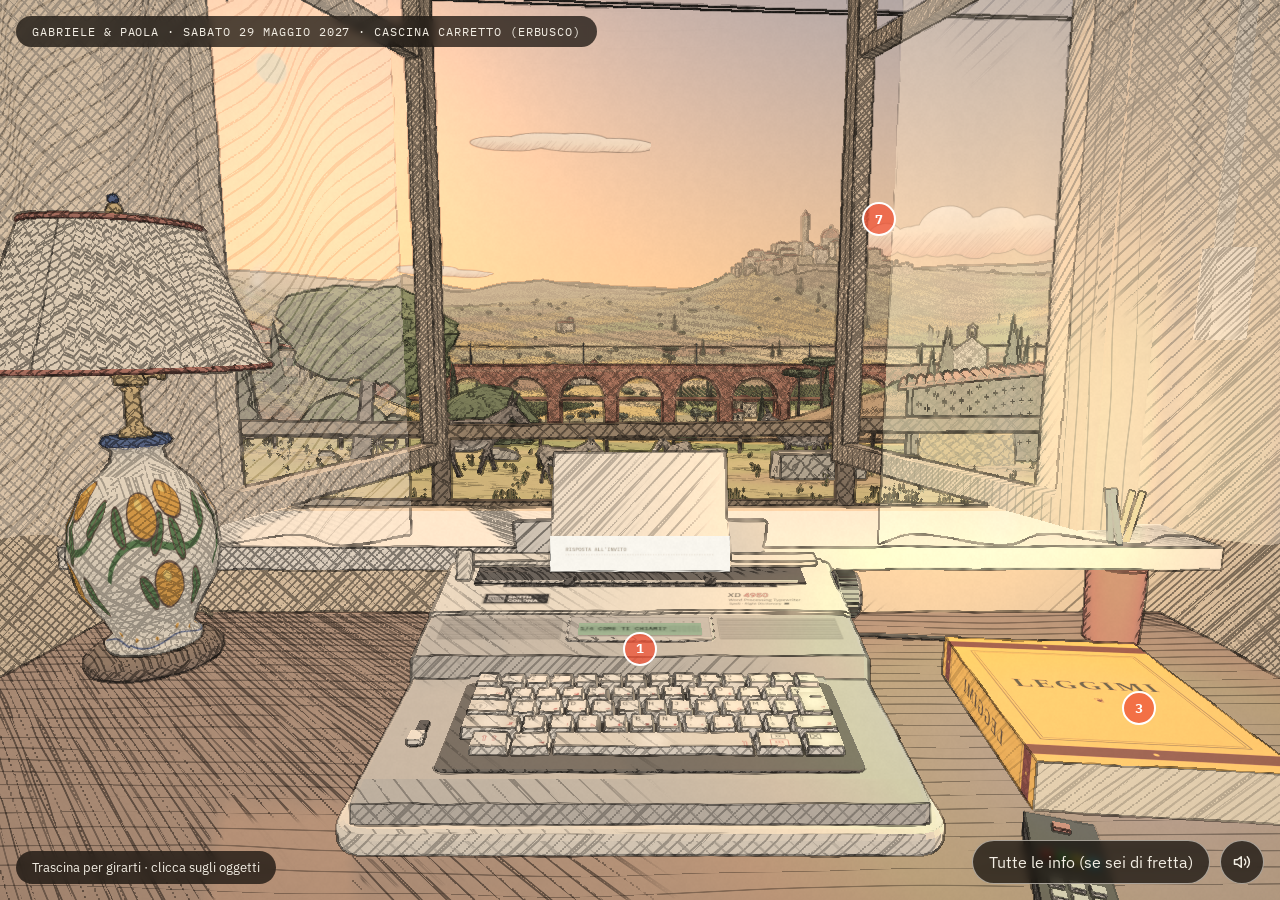
<file: index.html>
<!doctype html>
<html lang="it">
<head>
<meta charset="utf-8">
<meta name="viewport" content="width=device-width,initial-scale=1,viewport-fit=cover">
<title>Gabriele &amp; Paola</title>
<meta name="description" content="Gabriele &amp; Paola si sposano sabato 29 maggio 2027 alla Cascina Carretto, Erbusco.">
<link rel="icon" href="favicon.ico" sizes="48x48">
<link rel="icon" href="favicon.svg" type="image/svg+xml">
<link rel="icon" href="assets/icons/favicon-32.png" type="image/png" sizes="32x32">
<link rel="icon" href="assets/icons/favicon-16.png" type="image/png" sizes="16x16">
<link rel="apple-touch-icon" href="assets/icons/apple-touch-icon.png">
<link rel="preconnect" href="https://fonts.googleapis.com">
<link rel="preconnect" href="https://fonts.gstatic.com" crossorigin>
<link rel="stylesheet" href="https://fonts.googleapis.com/css2?family=Archivo+Black&family=Archivo+Narrow:ital,wght@0,400;0,600;0,700;1,400;1,700&family=Bricolage+Grotesque:opsz,wght@12..96,600..800&family=Caveat:wght@500;700&family=Courier+Prime&family=IBM+Plex+Mono:wght@400;500;700&family=IBM+Plex+Sans:wght@400;500;600&display=swap">
<link rel="stylesheet" href="src/style.css">
</head>
<body>
<canvas id="scene" aria-label="Uno studio italiano degli anni '90 al tramonto, disegnato a penna. Trascina per girarti."></canvas>

<div id="hud">
  <div id="title" class="pill"></div>
  <div id="hotspots"></div>
  <div id="hint" class="pill">Trascina per girarti · clicca sugli oggetti</div>
  <div id="corner">
    <a id="facts" class="pill btn" href="facts.html">Tutte le info (se sei di fretta)</a>
    <button id="audio" class="pill btn round" aria-label="Audio acceso" aria-pressed="true">
      <svg width="18" height="18" viewBox="0 0 24 24" aria-hidden="true" fill="none" stroke="currentColor" stroke-width="2" stroke-linecap="round" stroke-linejoin="round"><polygon points="11 5 6 9 2 9 2 15 6 15 11 19 11 5"></polygon><path class="wave" d="M15.5 8.5a5 5 0 0 1 0 7"></path><path class="wave" d="M19 5a10 10 0 0 1 0 14"></path></svg>
    </button>
  </div>
  <button id="back" class="pill btn" hidden>← Torna alla stanza</button>
  <div id="help" class="pill" hidden></div>
</div>

<div id="remote" hidden aria-label="Telecomando">
  <div class="disp-row"><button type="button" data-sub="-1" aria-label="Sottopagina precedente">◀</button><div id="remote-display">P100</div><button type="button" data-sub="1" aria-label="Sottopagina successiva">▶</button><button type="button" class="size-key" aria-pressed="false" aria-label="Testo grande">A+</button><button type="button" class="pad-toggle" aria-expanded="false" aria-controls="remote-digits" aria-label="Tastierino numerico">123</button><button type="button" class="power-key" aria-label="Spegni il televisore e torna alla stanza" title="Spegni"><svg viewBox="0 0 24 24" aria-hidden="true"><path d="M12 3v8M7.05 6.4a7.5 7.5 0 1 0 9.9 0"/></svg></button></div>
  <div class="digits" id="remote-digits"></div>
  <div class="fastext"></div>
  <div class="av-keys" hidden><button data-av="-1" aria-label="Su">▲</button><button data-av="1" aria-label="Giù">▼</button><button type="button" class="game-key">TV</button></div>
</div>

<div id="overlay" hidden role="dialog" aria-modal="true">
  <div id="overlay-card"></div>
  <button id="overlay-close" class="pill btn round" aria-label="Chiudi">✕</button>
</div>

<input id="typer" autocomplete="off" autocapitalize="characters" spellcheck="false" aria-label="Tastiera della macchina da scrivere">

<div id="loading"><span>Sto disegnando la stanza…</span><div class="boot-bar" role="progressbar" aria-label="La stanza si sta disegnando" aria-valuemin="0" aria-valuemax="100" aria-valuenow="0"><i></i></div></div>
<script>
  // The progress bar under the loading line. window.bootProgress(p, next, ms) is called by main.js as
  // the room gets built: p is how far it has got (0…1); next and ms say where the step starting now
  // will end and about how long it should take on this device, and the bar creeps towards it on its own
  // (a transform animation, which the browser runs even while that step keeps the page busy). It never
  // goes back. Before main.js runs, the bar follows the scripts coming down.
  (function () {
    var l = document.getElementById('loading'), bar = l.querySelector('.boot-bar'), cover = bar.firstChild;
    var at = 0, anim = null, started = false;
    var now = function () { // where the bar is right now, mid-animation included
      var m = getComputedStyle(cover).transform, w = bar.clientWidth;
      if (!w || !m || m === 'none') return at;
      var px = new DOMMatrix(m).m41; return Math.max(at, Math.min(1, px / w));
    };
    var move = function (p, next, ms) {
      p = Math.max(now(), Math.min(1, p));
      if (anim) anim.cancel();
      cover.style.transform = 'translateX(' + p * 100 + '%)'; at = p;
      bar.setAttribute('aria-valuenow', Math.round(p * 100));
      if (next > p && ms > 0 && cover.animate) {
        // ease out towards nine tenths of the way, so a slow step looks slow but never looks finished
        var to = p + (next - p) * 0.9;
        anim = cover.animate([{ transform: 'translateX(' + p * 100 + '%)' }, { transform: 'translateX(' + to * 100 + '%)' }],
          { duration: ms * 1.6, easing: 'cubic-bezier(0.2, 0.7, 0.4, 1)', fill: 'forwards' });
      }
    };
    window.bootProgress = function (p, next, ms) {
      started = true; try { move(p, next, ms); } catch (e) {} // a bar that can't draw must never stop the room
      // let the page paint the bar (and hand the animation over) before the next step takes the page;
      // in a tab opened in the background nothing is painted, so carry straight on there
      return new Promise(function (r) {
        var go = function () { if (r) { var f = r; r = null; setTimeout(f, 0); } };
        if (document.hidden) { var c = new MessageChannel(); c.port1.onmessage = function () { var f = r; r = null; f && f(); }; c.port2.postMessage(0); }
        else { requestAnimationFrame(go); setTimeout(go, 120); }
      });
    };
    // the scripts: about 1.5 MB of them (three.js, the room, the books), the first 15% of the bar
    var SCRIPTS = 1.5e6, got = 0, DL = 0.15;
    try {
      move(0, DL * 0.5, 2500);
      new PerformanceObserver(function (list) {
        if (started) return;
        list.getEntries().forEach(function (e) { if (/\.js(\?|$)/.test(e.name)) got += e.decodedBodySize || 0; });
        try { move(DL * Math.min(1, got / SCRIPTS), DL, 1500); } catch (e) {}
      }).observe({ type: 'resource', buffered: true });
    } catch (e) {}
  })();
</script>
<script>
  // If the room can't be drawn, say so on the loading screen, in words a guest can act on, with a way
  // through (try again, or the plain facts page) instead of waiting there for ever. The technical reason
  // goes underneath in small type, for whoever is asked to fix it.
  (function () {
    var failed = false;
    var box = function (lead, advice, why) {
      var l = document.getElementById('loading');
      if (!l || l.classList.contains('gone')) return null;
      l.innerHTML = '<div class="boot-msg" role="alert"><p class="lead"></p><p class="advice"></p>' +
        '<p class="acts"><button type="button" class="pill btn" data-reload>Riprova</button> <a class="pill btn" href="facts.html">Tutte le info (se sei di fretta)</a></p><p class="why"></p></div>';
      l.querySelector('.lead').textContent = lead;
      l.querySelector('.advice').textContent = advice;
      l.querySelector('.why').textContent = why || '';
      l.querySelector('[data-reload]').onclick = function () { location.reload(); };
      return l;
    };
    // on the claude.ai preview, also note what went wrong in the page's database, so it can be fixed
    // without anyone having to copy the message out by hand
    var report = function (m, stack) {
      try {
        if (!window.claude || !window.claude.use) return;
        window.claude.use('db').then(function (db) {
          if (!db) return;
          var gl2 = false; try { gl2 = !!document.createElement('canvas').getContext('webgl2'); } catch (e) {}
          return db.collection('boot-errors').add({ at: new Date().toISOString(), message: String(m).slice(0, 500), stack: String(stack || '').slice(0, 2000),
            ua: navigator.userAgent, screen: innerWidth + 'x' + innerHeight + '@' + (window.devicePixelRatio || 1), webgl2: gl2 });
        }).catch(function () {});
      } catch (e) {}
    };
    var reports = 0, vague = true;
    var fail = function (m, stack) {
      // a later error can say more than the first one (a script element's error event carries no text)
      if (failed) {
        if (!vague || !m || m === 'errore') return;
        vague = false; if (reports++ < 3) report(m, stack);
        var w = document.querySelector('#loading .why'); if (w) w.textContent = m;
        return;
      }
      failed = true; vague = !m || m === 'errore' || /^script /.test(m);
      if (reports++ < 3) report(m, stack);
      var gl = /webgl|context/i.test(m);
      box('La stanza non si è caricata.',
        gl ? 'Questo browser in questo momento non riesce a disegnare in 3D. Chiudi del tutto il browser, riaprilo e riprova. Se non basta, prova con Chrome o Safari aggiornati.'
           : 'Riprova tra un attimo. Se succede ancora, prova con un altro browser.', m);
    };
    addEventListener('error', function (e) {
      if (e.target && e.target !== window && e.target.tagName !== 'SCRIPT') return;
      var t = e.target && e.target !== window ? e.target : null;
      fail(String(e.message || (t ? 'script ' + (t.src || t.type || 'inline') + ' non caricato' : 'errore')), e.error && e.error.stack);
    }, true);
    addEventListener('unhandledrejection', function (e) { fail(String((e.reason && e.reason.message) || e.reason), e.reason && e.reason.stack); });
    // slow phones: after a while, offer the same ways out without giving up on the drawing
    setTimeout(function () {
      if (failed) return;
      var l = document.getElementById('loading');
      if (!l || l.classList.contains('gone')) return;
      var n = document.createElement('div'); n.className = 'boot-msg slow';
      n.innerHTML = '<p class="advice">Ci sta mettendo un po\'. Se resta ferma qui, riprova.</p><p class="acts"><button type="button" class="pill btn" data-reload>Riprova</button> <a class="pill btn" href="facts.html">Tutte le info (se sei di fretta)</a></p>';
      n.querySelector('[data-reload]').onclick = function () { location.reload(); };
      l.appendChild(n);
    }, 25000);
    // the graphics can also stop later (a phone short of memory): if they don't come back, say so
    var c = document.getElementById('scene'), lost = null;
    c.addEventListener('webglcontextlost', function () {
      lost = setTimeout(function () {
        var l = document.getElementById('loading'); if (!l) return;
        l.classList.remove('gone');
        failed = false;
        fail('WebGL context lost');
      }, 4000);
    });
    c.addEventListener('webglcontextrestored', function () { clearTimeout(lost); });
  })();
</script>
<script type="module" src="src/main.js"></script>
</body>
</html>
</file>
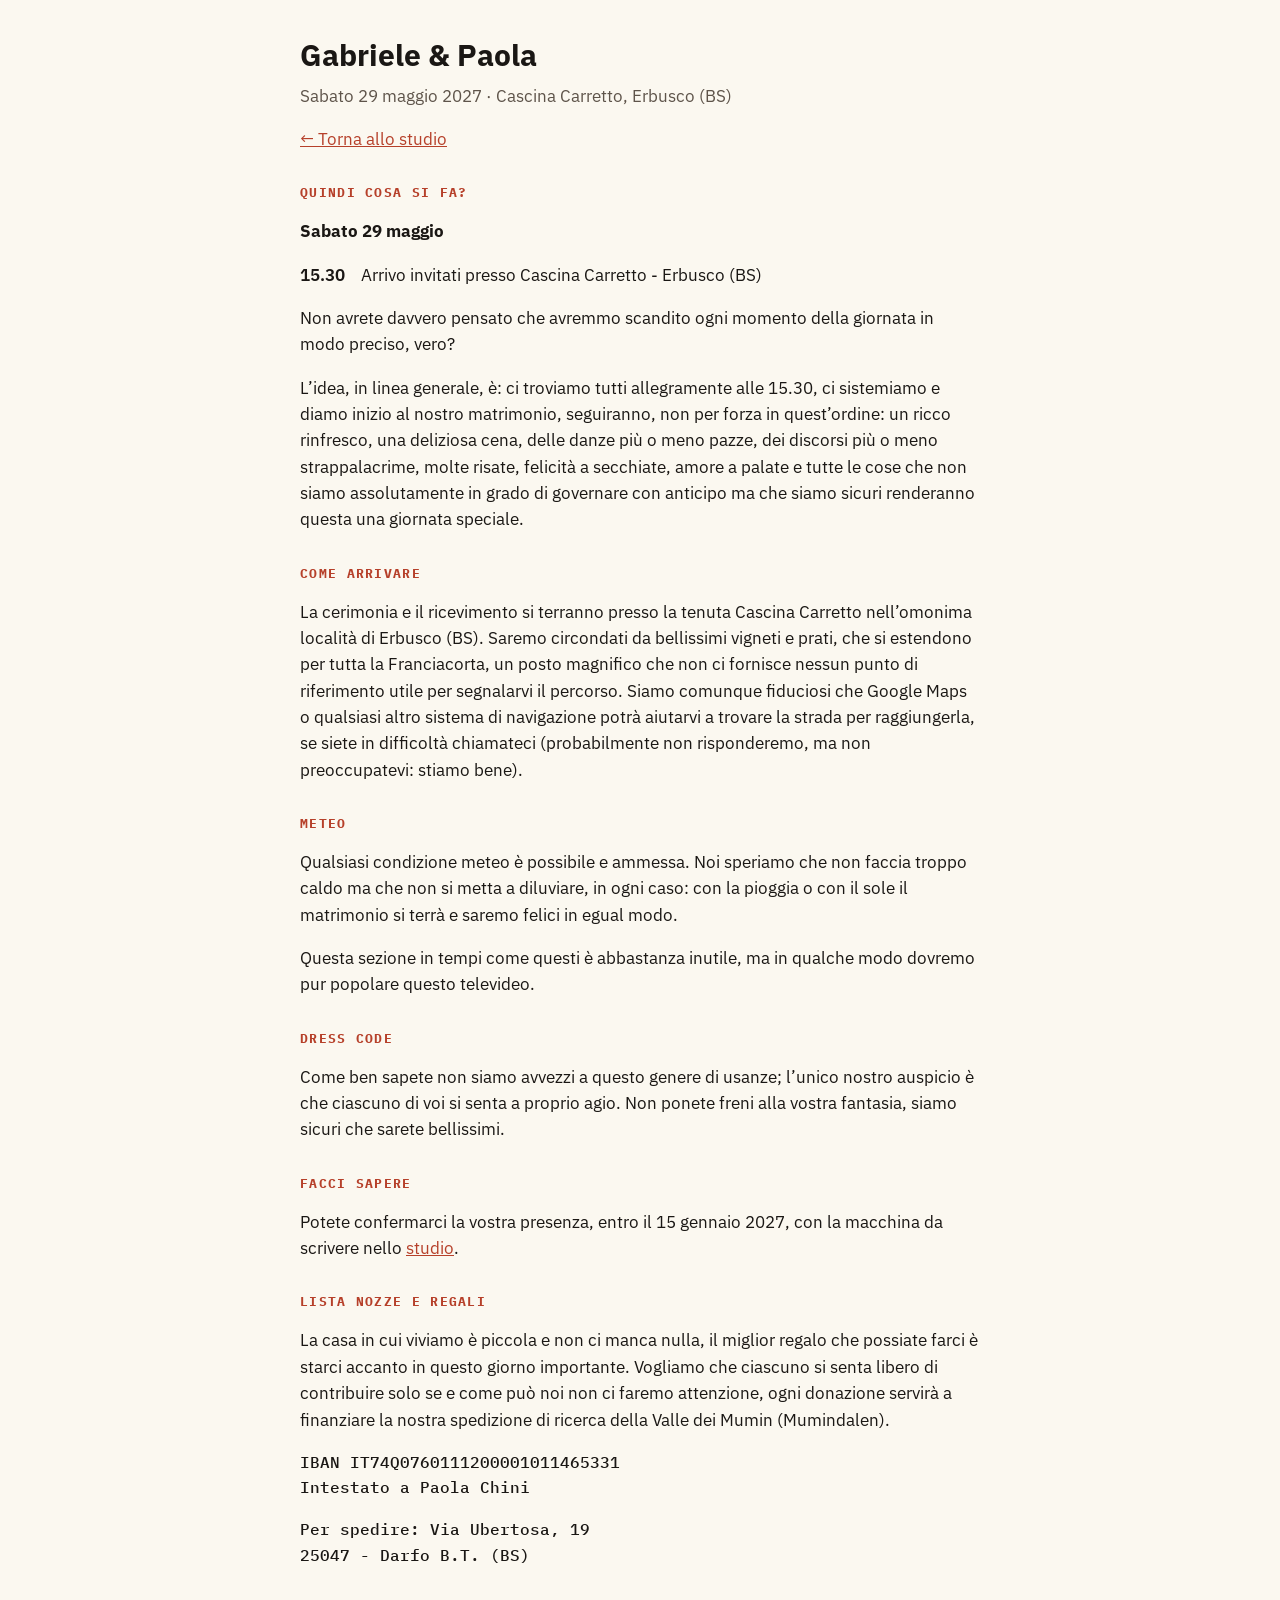
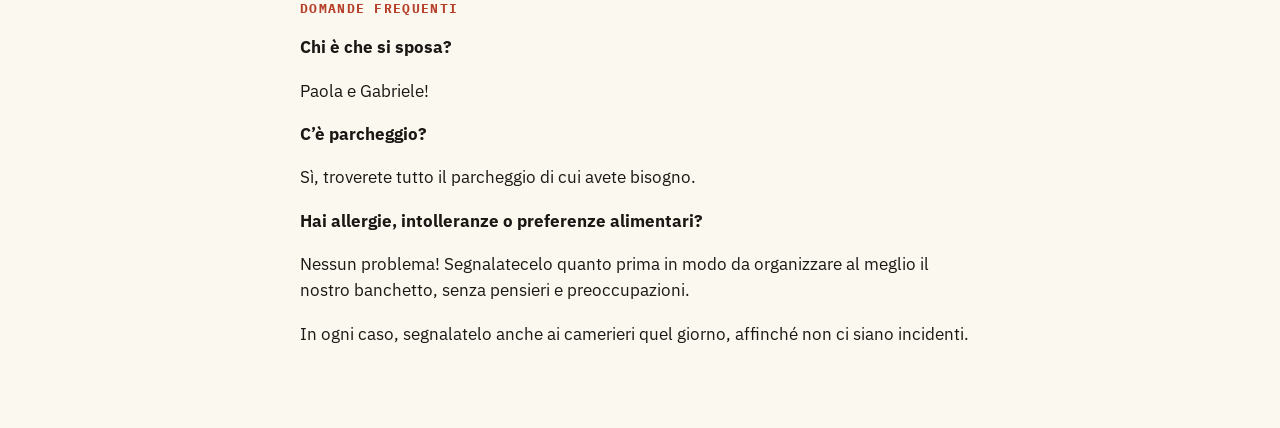
<file: facts.html>
<!doctype html>
<html lang="it">
<head>
<meta charset="utf-8">
<meta name="viewport" content="width=device-width,initial-scale=1">
<title>Gabriele &amp; Paola · Tutte le info (se sei di fretta)</title>
<link rel="icon" href="favicon.ico" sizes="48x48">
<link rel="icon" href="favicon.svg" type="image/svg+xml">
<link rel="icon" href="assets/icons/favicon-32.png" type="image/png" sizes="32x32">
<link rel="icon" href="assets/icons/favicon-16.png" type="image/png" sizes="16x16">
<link rel="apple-touch-icon" href="assets/icons/apple-touch-icon.png">
<link rel="stylesheet" href="https://fonts.googleapis.com/css2?family=IBM+Plex+Mono:wght@500;700&family=IBM+Plex+Sans:wght@400;600&display=swap">
<style>
  :root { --ink: #1A1714; --paper: #FBF8F0; --accent: #B6402A; --dim: #5E544A; }
  body { margin: 0; background: var(--paper); color: var(--ink); font: 17px/1.55 'IBM Plex Sans', sans-serif; }
  main { max-width: 680px; margin: 0 auto; padding: 32px 16px 64px; }
  h1 { font-size: 30px; margin: 0 0 4px; }
  h2 { font: 700 13px 'IBM Plex Mono', monospace; letter-spacing: 0.1em; text-transform: uppercase; color: var(--accent); margin: 32px 0 8px; }
  dl { margin: 0; display: grid; grid-template-columns: max-content 1fr; gap: 4px 16px; }
  dt { font-weight: 600; } dd { margin: 0; }
  .lead { color: var(--dim); margin: 0; }
  .gift { font: 500 16px/1.6 'IBM Plex Mono', monospace; overflow-wrap: anywhere; }
  a { color: var(--accent); }
</style>
</head>
<body>
<main id="facts"><p>Caricamento…</p></main>
<script type="module">
  import { WEDDING, PROGRAMME, TRAVEL, WEATHER, DRESS, RSVP, FAQ, GIFTS } from './src/content.js';
  const e = (s) => String(s).replace(/[&<>]/g, (c) => ({ '&': '&amp;', '<': '&lt;', '>': '&gt;' }[c]));
  const dl = (rows) => `<dl>${rows.map(([a, b]) => `<dt>${e(a)}</dt><dd>${e(b)}</dd>`).join('')}</dl>`;
  const ps = (list) => list.map((t) => `<p>${e(t)}</p>`).join('');
  const sec = (s) => `<h2>${e(s.title)}</h2>${ps(s.text)}`;
  // The dress code question only points the TV to page 400; here the dress code section is right above it.
  const faq = FAQ.filter(([q]) => q !== 'C’è un dress code?');
  document.getElementById('facts').innerHTML = `
    <h1>${e(WEDDING.names)}</h1>
    <p class="lead">${e(WEDDING.dateLong)} · ${e(WEDDING.villa)}, ${e(WEDDING.address)}</p>
    <p><a href="index.html">← Torna allo studio</a></p>
    <h2>${e(PROGRAMME.title)}</h2><p><b>${e(PROGRAMME.day)}</b></p>${dl(PROGRAMME.rows)}${ps(PROGRAMME.text)}
    ${sec(TRAVEL)}
    ${sec(WEATHER)}
    ${sec(DRESS)}
    <h2>${e(RSVP.title)}</h2><p>Potete confermarci la vostra presenza, entro il ${e(WEDDING.rsvpBy)}, con la macchina da scrivere nello <a href="index.html?focus=typewriter">studio</a>.</p>
    ${sec(GIFTS)}${GIFTS.details.map((b) => `<p class="gift">${b.map(e).join('<br>')}</p>`).join('')}
    <h2>Domande frequenti</h2>${faq.map(([q, a]) => `<p><b>${e(q)}</b></p>${ps(a)}`).join('')}`;
</script>
</body>
</html>
</file>
<file: src/style.css>
:root {
  --ink: #1A1714;
  --paper: #F7EEDC;
  --hud-bg: rgba(20, 16, 12, 0.74);
  --hud-fg: #F3EEE4;
  --hud-dim: #B3AA9A;
  --accent: #F0563A;
}
* { box-sizing: border-box; }
[hidden] { display: none !important; }
html, body { margin: 0; height: 100%; overflow: hidden; background: #1E1B16; color: var(--hud-fg); font-family: 'IBM Plex Sans', sans-serif; }
#scene { position: fixed; inset: 0; width: 100%; height: 100%; display: block; touch-action: none; cursor: grab; }
#scene.dragging { cursor: grabbing; }
#scene.copy-hover { cursor: pointer; }

.pill { background: var(--hud-bg); color: var(--hud-fg); border-radius: 999px; padding: 8px 16px; font-size: 13px; backdrop-filter: blur(4px); }
.btn { border: 1px solid rgba(243, 238, 228, 0.6); cursor: pointer; font: inherit; text-decoration: none; display: inline-flex; align-items: center; gap: 8px; min-height: 44px; }
.btn:hover, .btn:focus-visible { border-color: #fff; background: rgba(20, 16, 12, 0.9); }
.round { width: 44px; height: 44px; padding: 0; justify-content: center; }
#audio[aria-pressed="false"] .wave { display: none; }

#hud { position: fixed; inset: 0; pointer-events: none; }
#hud > * { pointer-events: auto; }
#title { position: absolute; left: calc(16px + env(safe-area-inset-left, 0px)); top: calc(16px + env(safe-area-inset-top, 0px)); font-family: 'IBM Plex Mono', monospace; letter-spacing: 0.08em; text-transform: uppercase; font-size: 12px; }
#title .seg { white-space: nowrap; }
#title.stack { border-radius: 14px; line-height: 1.5; }
#title.stack .sep { display: none; }
#title.stack .seg { display: block; }
#title.off { visibility: hidden; }
#hint { position: absolute; left: calc(16px + env(safe-area-inset-left, 0px)); bottom: calc(16px + env(safe-area-inset-bottom, 0px)); transition: opacity 0.6s; }
#corner { position: absolute; right: calc(16px + env(safe-area-inset-right, 0px)); bottom: calc(16px + env(safe-area-inset-bottom, 0px)); display: flex; gap: 10px; }
#back { position: absolute; left: calc(16px + env(safe-area-inset-left, 0px)); top: calc(64px + env(safe-area-inset-top, 0px)); }
#help { position: absolute; left: 50%; width: max-content; bottom: calc(16px + env(safe-area-inset-bottom, 0px)); transform: translateX(-50%); font-family: 'IBM Plex Mono', monospace; font-size: 12px; text-align: center; max-width: calc(100% - 32px); }

#hotspots { position: absolute; inset: 0; pointer-events: none; }
.hot { position: absolute; transform: translate(-50%, -50%); pointer-events: auto; width: 34px; height: 34px; border-radius: 50%; border: 2px solid #fff; background: rgba(240, 86, 58, 0.78); color: #fff; font: 700 13px 'IBM Plex Mono', monospace; cursor: pointer; box-shadow: 0 0 0 0 rgba(240, 86, 58, 0.6); animation: ping 2.6s infinite; padding: 0; }
.hot::before { content: ''; position: absolute; inset: -6px; border-radius: 50%; }
.hot .tip { position: absolute; left: 42px; top: 50%; transform: translateY(-50%); white-space: nowrap; background: rgba(20, 16, 12, 0.9); color: var(--hud-fg); padding: 7px 11px; border-radius: 8px; font: 400 13px/1.35 'IBM Plex Sans', sans-serif; text-align: left; opacity: 0; pointer-events: none; transition: opacity 0.2s; }
.hot .tip strong { display: block; font-weight: 600; }
.hot .tip span { color: var(--hud-dim); }
.hot:hover .tip, .hot:focus-visible .tip { opacity: 1; }
.hot.flip .tip { left: auto; right: 42px; }
@keyframes ping { 0% { box-shadow: 0 0 0 0 rgba(240, 86, 58, 0.55); } 70% { box-shadow: 0 0 0 12px rgba(240, 86, 58, 0); } 100% { box-shadow: 0 0 0 0 rgba(240, 86, 58, 0); } }
body.focused .hot, body.focused #hint { display: none; }

#remote { position: fixed; right: 16px; bottom: 76px; width: 220px; padding: 14px; border-radius: 26px; background: #2B2B2E; box-shadow: 0 10px 30px rgba(0, 0, 0, 0.5); display: flex; flex-direction: column; gap: 10px; }
#remote[hidden] { display: none; }
#remote-display { height: 36px; border-radius: 6px; background: #0A0A0A; color: #5CF27A; font: 700 18px 'IBM Plex Mono', monospace; letter-spacing: 3px; display: flex; align-items: center; justify-content: center; }
#remote .disp-row { display: grid; grid-template-columns: 40px 1fr 40px; gap: 6px; }
#remote .disp-row button { height: 36px; border: none; border-radius: 10px; background: #4A4A50; color: #F3EEE4; font: 700 13px 'IBM Plex Mono', monospace; cursor: pointer; }
#remote .disp-row button:disabled { opacity: 0.3; cursor: default; }
#remote .digits { display: grid; grid-template-columns: repeat(3, 1fr); gap: 6px; }
#remote .digits button, #remote .av-keys button { height: 40px; border: none; border-radius: 10px; background: #4A4A50; color: #F3EEE4; font: 700 15px 'IBM Plex Mono', monospace; cursor: pointer; }
#remote button:active { transform: translateY(1px); background: #5A5A60; }
#remote .fastext { display: grid; grid-template-columns: repeat(4, 1fr); gap: 6px; }
#remote .fastext button { height: 36px; padding: 0 2px; border: none; border-radius: 8px; font: 700 10px 'IBM Plex Mono', monospace; white-space: nowrap; cursor: pointer; overflow: hidden; }
#remote .av-keys { display: grid; grid-template-columns: 1fr 1fr; gap: 6px; }
#remote .av-keys[hidden] { display: none; }
/* the av row's own TV key, so a phone can leave the game without opening the number pad (where the other one is) */
#remote .av-keys .game-key { display: none; }
/* On a phone (or a short landscape screen) the number pad folds away while you read: the page display with
   ◀ ▶, the coloured keys and 123 (which opens the pad) stay, and the TV gets the room the pad took. */
#remote .disp-row button.more { background: #FFE81A; color: #1A1A1A; animation: more-pulse 1.6s ease-in-out infinite; }
@keyframes more-pulse { 50% { box-shadow: 0 0 0 4px rgba(255, 232, 26, 0.35); } }
@media (prefers-reduced-motion: reduce) { #remote .disp-row button.more { animation: none; } }
#remote .pad-toggle, #remote .size-key { display: none; }
/* POWER: red, alone on the top row at the right as on a real remote; on a phone it closes the display row instead */
#remote .disp-row > :not(.power-key) { grid-row: 2; }
#remote .disp-row .power-key { grid-row: 1; grid-column: 3; height: 28px; background: #B3261E; display: flex; align-items: center; justify-content: center; padding: 0; }
#remote .disp-row .power-key svg { width: 16px; height: 16px; fill: none; stroke: #F3EEE4; stroke-width: 2.6; stroke-linecap: round; }
#remote .disp-row .power-key:active { background: #8E1E17; }
@media (max-width: 700px), (max-height: 520px) {
  #remote .disp-row { grid-template-columns: 40px 1fr 40px 44px 52px 36px; }
  #remote .disp-row > :not(.power-key) { grid-row: auto; }
  #remote .disp-row .power-key { grid-row: auto; grid-column: auto; height: 36px; }
  #remote .pad-toggle, #remote .size-key { display: block; letter-spacing: 1px; }
  #remote .size-key[aria-pressed="true"] { background: #F3EEE4; color: #2B2B2E; }
  #remote .pad-toggle[aria-expanded="true"] { background: #F3EEE4; color: #2B2B2E; }
  #remote:not(.pad-open) .digits { display: none; }
  #remote:not(.pad-open) .av-keys { grid-template-columns: 1fr 1fr 1fr; }
  #remote:not(.pad-open) .av-keys .game-key { display: block; }
}

#overlay { position: fixed; inset: 0; background: rgba(20, 16, 12, 0.55); display: flex; align-items: center; justify-content: center; padding: 16px; z-index: 10; }
#overlay[hidden] { display: none; }
#overlay-close { position: absolute; right: 16px; top: 16px; }
#overlay-card { max-width: min(920px, 100%); max-height: calc(100% - 72px); overflow: auto; color: var(--ink); }

/* paper things */
.sheet { background: #FBF8F0; color: var(--ink); border-radius: 4px; box-shadow: 0 12px 40px rgba(0, 0, 0, 0.45); padding: 28px; position: relative; }
.sheet::after { content: ''; position: absolute; inset: 0; pointer-events: none; border-radius: 4px; background-image: repeating-linear-gradient(-45deg, rgba(26, 23, 20, 0.025) 0 1px, transparent 1px 5px); }
.hand { font-family: 'Caveat', cursive; }
.mono { font-family: 'IBM Plex Mono', monospace; }

/* the photo viewer: one photo at a time, as big as the screen allows, no captions */
#overlay.viewing { padding: 0; background: rgba(16, 12, 9, 0.94); }
#overlay.viewing #overlay-card { position: absolute; inset: 0; max-width: none; max-height: none; overflow: hidden; }
#overlay.viewing #overlay-close { z-index: 2; top: calc(16px + env(safe-area-inset-top, 0px)); }
.v-stage { position: absolute; inset: 0; display: flex; align-items: center; justify-content: center; padding: calc(64px + env(safe-area-inset-top, 0px)) 72px calc(64px + env(safe-area-inset-bottom, 0px)); touch-action: none; user-select: none; -webkit-user-select: none; overflow: hidden; }
.v-blur { position: absolute; inset: -40px; background-size: cover; background-position: center; filter: blur(30px) brightness(0.45) saturate(0.9); opacity: 0.8; }
.v-img { position: relative; max-width: 100%; max-height: 100%; object-fit: contain; border: 6px solid #F6F2EA; border-radius: 2px; box-shadow: 0 14px 50px rgba(0, 0, 0, 0.55); opacity: 0; transition: opacity 0.25s ease, transform 0.3s ease; -webkit-user-drag: none; }
.v-img.in { opacity: 1; }
.v-prev, .v-next { position: absolute; top: 50%; transform: translateY(-50%); z-index: 1; width: 48px; height: 48px; padding: 0; justify-content: center; font-size: 28px; line-height: 1; }
.v-prev { left: 12px; } .v-next { right: 12px; }
.v-count { position: absolute; left: 50%; transform: translateX(-50%); bottom: calc(14px + env(safe-area-inset-bottom, 0px)); z-index: 1; }
.tabs button { min-height: 44px; }

.notebook { display: grid; grid-template-columns: 200px 1fr; gap: 18px; }
.tabs { display: flex; flex-direction: column; gap: 8px; }
.tabs button { text-align: left; border: none; border-radius: 4px; padding: 10px 12px; cursor: pointer; font: 700 20px 'Caveat', cursive; color: #2A1A10; box-shadow: 0 2px 6px rgba(0, 0, 0, 0.25); }
.tabs button[aria-pressed="true"] { outline: 3px solid #fff; }
.lined { background-color: #FBF8F0; background-image: repeating-linear-gradient(transparent 0 31px, #C9D8E6 31px 32px); line-height: 32px; padding: 8px 28px 28px 56px; min-height: 460px; position: relative; font: 500 22px 'Caveat', cursive; color: #2A3A6A; white-space: pre-wrap; border-radius: 3px; box-shadow: 0 12px 40px rgba(0, 0, 0, 0.45); }
.lined::before { content: ''; position: absolute; left: 44px; top: 0; bottom: 0; width: 1px; background: #E58C8A; }
.lined h2 { margin: 0 0 0; font: 700 30px/64px 'Caveat', cursive; color: #B6402A; }

.card { width: min(380px, 100%); font-family: 'Courier Prime', monospace; font-size: 15px; line-height: 1.6; transform: rotate(-2deg); }
.card .num { color: #9A8A72; font-size: 12px; }
.card .thanks { font: 700 34px 'Caveat', cursive; color: #B6402A; margin-top: 8px; }
.card hr { border: none; border-top: 1px dashed #C9B9A0; }

.credits { width: min(560px, 100%); height: min(520px, 80vh); overflow: hidden; background: #0d0c0a; color: #F3EEE4; border-radius: 6px; position: relative; text-align: center; font-family: 'IBM Plex Sans', sans-serif; }
.credits .roll { position: absolute; left: 0; right: 0; top: 100%; animation: roll 22s linear forwards; padding: 0 24px; }
.credits h2 { font: 800 34px 'Bricolage Grotesque', sans-serif; margin: 0 0 40px; }
.credits .row { margin: 0 0 26px; }
.credits .row span { display: block; color: #B3AA9A; font-size: 12px; letter-spacing: 0.12em; text-transform: uppercase; }
.credits .row b { font-weight: 500; font-size: 18px; }
@keyframes roll { to { transform: translateY(calc(-100% - 560px)); } }

.calendar { width: min(420px, 100%); text-align: center; }
.calendar .big { font: 800 64px 'Bricolage Grotesque', sans-serif; margin: 6px 0; color: #B6402A; }

#typer { position: fixed; left: -1000px; top: 0; opacity: 0; width: 10px; height: 10px; font-size: 16px; }

#loading { position: fixed; inset: 0; display: flex; align-items: center; justify-content: center; background: #F7EEDC; color: var(--ink); font: 700 30px 'Caveat', cursive; transition: opacity 0.8s; z-index: 20; }
#loading.gone { opacity: 0; pointer-events: none; }

@media (max-width: 640px) {
  #title { display: none; }
  #back { top: calc(12px + env(safe-area-inset-top, 0px)); } /* no title above it on a phone */
  #hint { bottom: 70px; }
  #remote { right: 50%; transform: translateX(50%); bottom: calc(62px + env(safe-area-inset-bottom, 0px)); width: min(340px, calc(100% - 32px)); padding: 10px; border-radius: 20px; gap: 8px; }
  #remote .fastext button { font-size: 12px; }
  .v-stage { padding: calc(64px + env(safe-area-inset-top, 0px)) 8px calc(72px + env(safe-area-inset-bottom, 0px)); }
  .v-img { border-width: 4px; }
  .v-prev, .v-next { top: auto; transform: none; bottom: calc(8px + env(safe-area-inset-bottom, 0px)); }
  .v-prev { left: 16px; } .v-next { right: 16px; }
  .v-count { bottom: calc(16px + env(safe-area-inset-bottom, 0px)); }
  .notebook { grid-template-columns: 1fr; }
  .tabs { flex-direction: row; overflow-x: auto; }
  .tabs button { font-size: 16px; white-space: nowrap; }
  .hot .tip { display: none; }
  body.focused #corner { display: none; } /* in a close-up the help line needs the bottom of a phone screen */
}
@media (prefers-reduced-motion: reduce) { .hot { animation: none; } .credits .roll { animation-duration: 60s; } }

/* wall C close-ups: the shelf view and the book you take out (shelfview.js) */
body.shelf #corner, body.shelf #hint { display: none; }
#shelfui { position: absolute; inset: 0; pointer-events: none; }
#shelfui > * { pointer-events: auto; position: absolute; }
#shelfui[hidden] { display: none; }
.shelf-rows { right: calc(16px + env(safe-area-inset-right, 0px)); top: calc(64px + env(safe-area-inset-top, 0px)); display: flex; align-items: center; gap: 8px; padding: 4px; font: 12px 'IBM Plex Mono', monospace; letter-spacing: 0.04em; }
.shelf-rows .btn { width: 36px; height: 36px; min-height: 36px; font-size: 13px; color: var(--hud-fg); background: transparent; border: none; border-radius: 50%; }
.shelf-rows .btn:disabled { opacity: 0.35; cursor: default; }
.shelf-scroll { top: 50%; transform: translateY(-50%); font-size: 22px; padding: 0; }
.shelf-scroll[data-scroll="1"] { left: calc(12px + env(safe-area-inset-left, 0px)); }
.shelf-scroll[data-scroll="-1"] { right: calc(12px + env(safe-area-inset-right, 0px)); }
.shelf-hint { left: 50%; bottom: calc(16px + env(safe-area-inset-bottom, 0px)); transform: translateX(-50%); white-space: nowrap; transition: opacity 0.6s; max-width: calc(100% - 32px); overflow: hidden; text-overflow: ellipsis; }
.shelf-rows .btn:focus-visible { outline: 2px solid #fff; }
#shelfui.out .shelf-scroll, #shelfui.out .shelf-hint { display: none; }
@media (max-width: 700px) { .shelf-scroll { display: none; } .shelf-rows span { display: none; } }
@media (max-width: 640px) { .shelf-rows { top: calc(12px + env(safe-area-inset-top, 0px)); } } /* level with #back */

#bookcard { position: absolute; left: 50%; transform: translateX(-50%); width: min(600px, calc(100% - 24px)); overflow: auto; color: var(--ink);
  background: #F4EAD3 repeating-linear-gradient(transparent 0 27px, rgba(80, 110, 160, 0.26) 27px 28px); border-radius: 4px; box-shadow: 0 18px 50px rgba(0, 0, 0, 0.5);
  padding: 20px 26px 14px; font-family: 'Courier Prime', monospace; animation: card-in 0.5s 0.35s both; }
#bookcard[hidden] { display: none; }
@keyframes card-in { from { opacity: 0; transform: translate(-50%, 12px); } to { opacity: 1; transform: translate(-50%, 0); } }
@media (prefers-reduced-motion: reduce) { #bookcard { animation: none; } }
#bookcard h2 { font: 700 24px/1.15 'Courier Prime', monospace; margin: 0 0 4px; text-wrap: balance; }
#bookcard .by { font-size: 17px; margin: 0 0 12px; }
#bookcard dl { display: grid; grid-template-columns: auto 1fr; gap: 0 14px; font-size: 15px; line-height: 28px; margin: 0; }
#bookcard dt { color: #7A1F1A; text-transform: uppercase; font-size: 12px; letter-spacing: 0.08em; }
#bookcard dd { margin: 0; }
#bookcard .dim { color: #6E6253; }
#bookcard .note { font: 500 24px/28px 'Caveat', cursive; color: #2A3C8A; margin: 6px 0 0; }
#bookcard .bc-nav { display: flex; justify-content: space-between; gap: 8px; margin-top: 14px; }
#bookcard .bc-nav .btn { background: var(--hud-bg); color: var(--hud-fg); border-radius: 999px; padding: 0 16px; font: 13px 'IBM Plex Sans', sans-serif; }
#bookcard .bc-nav [data-step] { width: 44px; justify-content: center; font-size: 20px; padding: 0; }
@media (max-width: 700px) { #bookcard { padding: 16px 16px 12px; } #bookcard h2 { font-size: 21px; } #bookcard dl { font-size: 14px; } }
/* a book that shows its cover (the friend's novel): its card can stand beside it, with a blurb and a way to buy it */
#bookcard.side { transform: translateY(-50%); top: 50%; animation-name: card-in-side; }
@keyframes card-in-side { from { opacity: 0; transform: translate(0, calc(-50% + 12px)); } to { opacity: 1; transform: translate(0, -50%); } }
#bookcard .blurb { font-size: 15px; line-height: 28px; margin: 6px 0 0; }
#bookcard.presents { display: flex; flex-direction: column; overflow: hidden; }
#bookcard.presents .bc-body { overflow: auto; min-height: 0; flex: 1 1 auto; }
#bookcard .bc-buy { display: flex; flex-wrap: wrap; gap: 8px; margin-top: 14px; flex: none; }
#bookcard .bc-buy[hidden] { display: none; }
#bookcard .bc-buy .btn { border-radius: 999px; padding: 0 18px; font: 600 14px 'IBM Plex Sans', sans-serif; background: var(--hud-bg); color: var(--hud-fg); }
#bookcard .bc-buy .buy { background: #B8291F; border-color: #B8291F; color: #FFF6EC; flex: 1 1 auto; justify-content: center; }
#bookcard .bc-buy .buy:hover, #bookcard .bc-buy .buy:focus-visible { background: #8E1D15; border-color: #fff; }
#bookcard .bc-buy .buy:focus-visible, #bookcard .bc-buy .btn:focus-visible { outline: 2px solid #B8291F; outline-offset: 2px; }
#bookcard .bc-buy .buy .where { font-weight: 400; }
@media (max-width: 700px) { #bookcard .blurb { font-size: 14px; line-height: 21px; } #bookcard.presents .bc-buy { margin-top: 10px; } }
#bookcard .bc-buy [data-flip] { gap: 6px; }
@media (max-width: 480px) { #bookcard .bc-buy { flex-wrap: nowrap; } #bookcard .bc-buy .btn { padding: 0 14px; } #bookcard .bc-buy .buy { min-width: 0; } #bookcard .bc-buy [data-flip] { width: 44px; padding: 0; justify-content: center; font-size: 19px; } #bookcard .bc-buy .fl { display: none; } }

/* the loading screen when the room can't be drawn (see the inline script in index.html) */
#loading { flex-direction: column; gap: 18px; padding: 16px; text-align: center; }
.boot-msg { max-width: 30em; font: 16px/1.5 'IBM Plex Sans', sans-serif; }
.boot-msg p { margin: 0 0 12px; }
.boot-msg .lead { font: 700 30px/1.2 'Caveat', cursive; }
.boot-msg .acts { display: flex; gap: 10px; justify-content: center; flex-wrap: wrap; }
.boot-msg .why { font: 12px/1.4 'IBM Plex Mono', monospace; color: #6A5A4A; overflow-wrap: anywhere; }
.boot-msg.slow { font-size: 14px; }

/* the bar under "Sto disegnando la stanza…": a pen-drawn box that fills with hatching as the room
   gets built (bootProgress in index.html). The hatching is fixed; a strip of paper slides off it to the
   right, by transform only, so the browser can keep it moving while the page is busy building. */
.boot-bar { position: relative; width: min(240px, 64vw); height: 14px; border: 2px solid var(--ink); overflow: hidden;
  border-radius: 255px 12px 225px 12px / 12px 225px 12px 255px; transform: rotate(-0.6deg);
  background: repeating-linear-gradient(-55deg, var(--ink) 0 1.6px, transparent 1.6px 5px); }
.boot-bar i { position: absolute; inset: 0; background: #F7EEDC; transform: translateX(0%); will-change: transform; }

/* Pagine Gialle, page 37: a crop of the page you can drag about, the venue's entry and ad linking to Google Maps */
.pg #overlay-card, #overlay-card.pg { color: #141210; }
.pg-stage { position: absolute; inset: calc(64px + env(safe-area-inset-top, 0px)) 16px calc(70px + env(safe-area-inset-bottom, 0px)); overflow: hidden; border-radius: 3px; touch-action: none; cursor: grab; }
.pg-stage.dragging { cursor: grabbing; }
.pg-page { position: absolute; left: 0; top: 0; box-shadow: 0 18px 50px rgba(0, 0, 0, 0.6); will-change: transform; }
.pg-page canvas { display: block; width: 100%; height: 100%; }
.pg-hit { position: absolute; display: block; border-radius: 10px; }
.pg-hit:hover, .pg-hit:focus-visible { background: rgba(32, 52, 150, 0.08); outline: none; }
.pg-note { position: absolute; width: 150px; padding: 12px 12px 10px; background: #FFF08A; color: #203496; font-size: 24px; line-height: 1.05; font-weight: 700; text-align: center; text-decoration: none; transform: rotate(4deg); box-shadow: 0 6px 14px rgba(0, 0, 0, 0.35); }
.pg-note small { display: block; margin-top: 6px; font: 500 13px 'IBM Plex Sans', sans-serif; color: #5A5320; }
.pg-note:hover { transform: rotate(2deg) translateY(-2px); }
.pg-cap { position: absolute; left: 50%; bottom: calc(16px + env(safe-area-inset-bottom, 0px)); transform: translateX(-50%); width: max-content; max-width: calc(100% - 32px); font-size: 13px; text-align: center; color: var(--hud-fg); }
.pg-cap a { color: inherit; font-weight: 600; white-space: nowrap; }
@media (max-width: 600px) { .pg-cap span { display: none; } .pg-note { width: 132px; font-size: 21px; } }
</file>
